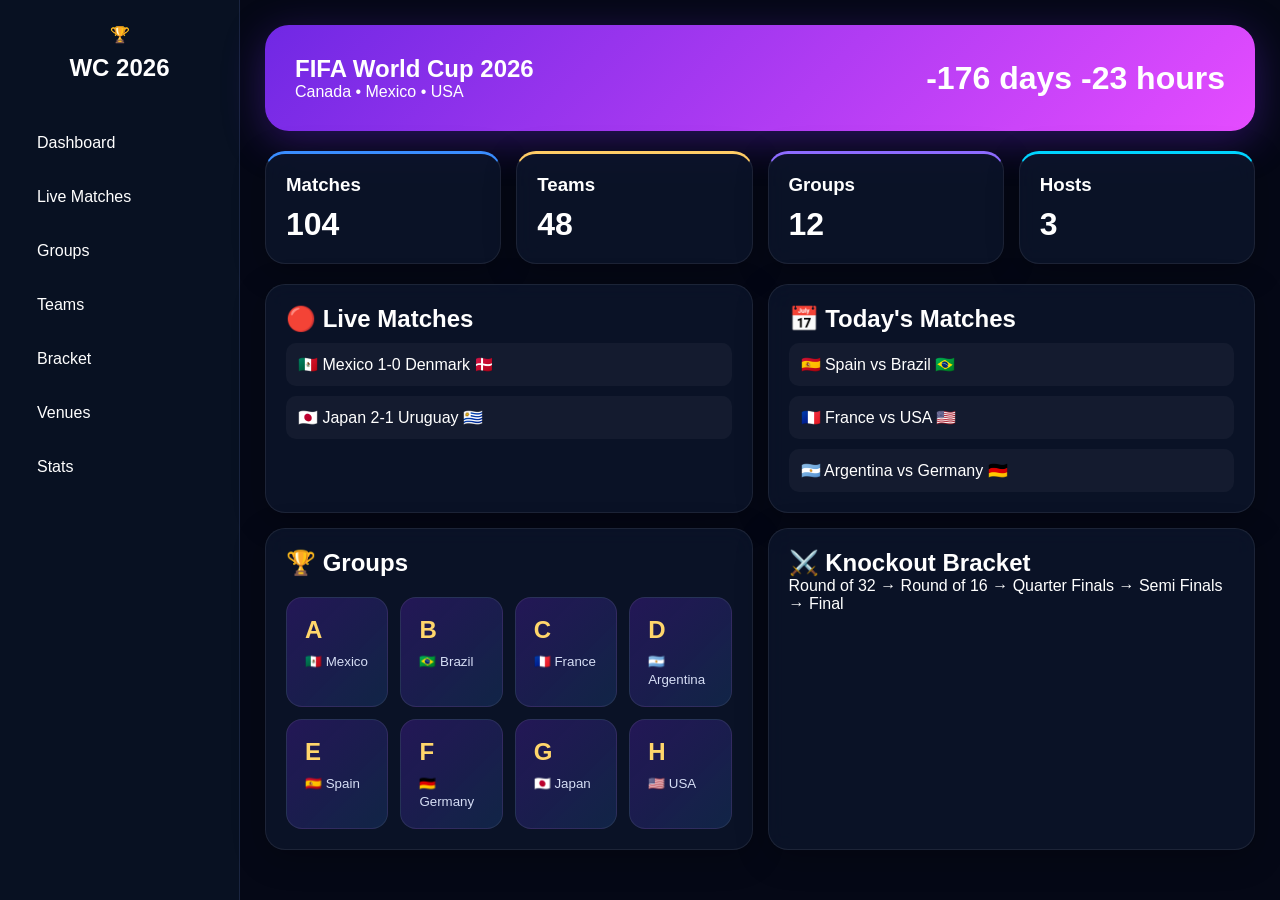
<file: backup-v1/index.html>
<!DOCTYPE html>
<html lang="en">
<head>
  <meta charset="UTF-8">
  <meta name="viewport" content="width=device-width, initial-scale=1.0">
  <title>World Cup 2026 Dashboard</title>
  <link rel="stylesheet" href="style.css">
</head>
<body>

<div class="app">

  <aside class="sidebar">
    <div class="logo">
      🏆
      <h2>WC 2026</h2>
    </div>

    <nav>
      <a href="#">Dashboard</a>
      <a href="#">Live Matches</a>
      <a href="#">Groups</a>
      <a href="#">Teams</a>
      <a href="#">Bracket</a>
      <a href="#">Venues</a>
      <a href="#">Stats</a>
    </nav>
  </aside>

  <main>

    <section class="hero">
      <div>
        <h1>FIFA World Cup 2026</h1>
        <p>Canada • Mexico • USA</p>
      </div>

      <div id="countdown"></div>
    </section>

    <section class="stats">

      <div class="card stat-card">
        <h3>Matches</h3>
        <span>104</span>
      </div>

      <div class="card stat-card">
        <h3>Teams</h3>
        <span>48</span>
      </div>

      <div class="card stat-card">
        <h3>Groups</h3>
        <span>12</span>
      </div>

      <div class="card stat-card">
        <h3>Hosts</h3>
        <span>3</span>
      </div>

    </section>

    <section class="grid">

      <div class="card">
        <h2>🔴 Live Matches</h2>

        <div class="match">
          🇲🇽 Mexico 1-0 Denmark 🇩🇰
        </div>

        <div class="match">
          🇯🇵 Japan 2-1 Uruguay 🇺🇾
        </div>

      </div>

      <div class="card">
        <h2>📅 Today's Matches</h2>

        <div class="match">
          🇪🇸 Spain vs Brazil 🇧🇷
        </div>

        <div class="match">
          🇫🇷 France vs USA 🇺🇸
        </div>

        <div class="match">
          🇦🇷 Argentina vs Germany 🇩🇪
        </div>

      </div>

      <div class="card groups-card">

  <h2>🏆 Groups</h2>

  <div class="groups-grid">

    <div class="group-tile">
      <span>A</span>
      <small>🇲🇽 Mexico</small>
    </div>

    <div class="group-tile">
      <span>B</span>
      <small>🇧🇷 Brazil</small>
    </div>

    <div class="group-tile">
      <span>C</span>
      <small>🇫🇷 France</small>
    </div>

    <div class="group-tile">
      <span>D</span>
      <small>🇦🇷 Argentina</small>
    </div>

    <div class="group-tile">
      <span>E</span>
      <small>🇪🇸 Spain</small>
    </div>

    <div class="group-tile">
      <span>F</span>
      <small>🇩🇪 Germany</small>
    </div>

    <div class="group-tile">
      <span>G</span>
      <small>🇯🇵 Japan</small>
    </div>

    <div class="group-tile">
      <span>H</span>
      <small>🇺🇸 USA</small>
    </div>

  </div>

</div>

      <div class="card">
        <h2>⚔️ Knockout Bracket</h2>

        <p>
          Round of 32 → Round of 16 → Quarter Finals
          → Semi Finals → Final
        </p>
      </div>

    </section>

  </main>

</div>

<script src="app.js"></script>

</body>
</html>
</file>
<file: backup-v1/style.css>
* {
  margin: 0;
  padding: 0;
  box-sizing: border-box;
}

body {
  background: #050816;
  color: white;
  font-family: Segoe UI, sans-serif;
}

.app {
  display: flex;
  min-height: 100vh;
}

.sidebar {
  width: 240px;
  background: #081122;
  border-right: 1px solid #1a2540;
  padding: 25px;
}

.logo {
  text-align: center;
  margin-bottom: 40px;
}

.logo h2 {
  margin-top: 10px;
}

nav {
  display: flex;
  flex-direction: column;
  gap: 12px;
}

nav a {
  color: white;
  text-decoration: none;
  padding: 12px;
  border-radius: 10px;
}

nav a:hover {
  background: rgba(255,255,255,0.08);
}

main {
  flex: 1;
  padding: 25px;
}

.hero {
  display: flex;
  justify-content: space-between;
  align-items: center;

  padding: 30px;

  border-radius: 24px;

  margin-bottom: 20px;

  background:
    linear-gradient(
      135deg,
      #7028e4 0%,
      #e54cff 50%,
      #3a8dff 100%
    );

  background-size: 200% 200%;

  animation:
    gradientMove 12s ease infinite;

  box-shadow:
    0 10px 40px rgba(112,40,228,0.35);
}

#countdown {
  font-size: 2rem;
  font-weight: bold;
}

.stats {
  display: grid;
  grid-template-columns:
    repeat(4,1fr);

  gap: 15px;

  margin-bottom: 20px;
}

.card {
  background: rgba(14, 24, 46, 0.7);

  backdrop-filter: blur(12px);

  border: 1px solid rgba(255,255,255,0.08);

  border-radius: 20px;

  padding: 20px;

  box-shadow:
    0 8px 32px rgba(0,0,0,0.25);

  transition: all 0.3s ease;
}

.card:hover {
  transform: translateY(-3px);

  border-color:
    rgba(120,100,255,0.4);
}

.stat-card span {
  display: block;

  margin-top: 10px;

  font-size: 2rem;
  font-weight: bold;
}

.grid {
  display: grid;

  grid-template-columns:
    repeat(2,1fr);

  gap: 15px;
}

.match {
  padding: 12px;
  margin-top: 10px;

  background:
    rgba(255,255,255,0.04);

  border-radius: 10px;
}

table {
  width: 100%;
  margin-top: 15px;
}

th,
td {
  padding: 8px;
  text-align: left;
}

th {
  color: #8ea3d6;
}

@media (max-width: 1000px) {

  .sidebar {
    display: none;
  }

  .stats {
    grid-template-columns:
      repeat(2,1fr);
  }

  .grid {
    grid-template-columns: 1fr;
  }

}

@keyframes gradientMove {

  0% {
    background-position: 0% 50%;
  }

  50% {
    background-position: 100% 50%;
  }

  100% {
    background-position: 0% 50%;
  }
}
.groups-grid {

  margin-top: 20px;

  display: grid;

  grid-template-columns:
    repeat(4,1fr);

  gap: 12px;
}

.group-tile {

  padding: 18px;

  border-radius: 16px;

  background:
    linear-gradient(
      135deg,
      rgba(112,40,228,0.25),
      rgba(58,141,255,0.15)
    );

  border:
    1px solid rgba(255,255,255,0.08);

  transition:
    all 0.25s ease;

  cursor: pointer;
}

.group-tile:hover {

  transform:
    translateY(-4px);

  box-shadow:
    0 10px 25px rgba(112,40,228,0.25);
}

.group-tile span {

  display: block;

  font-size: 1.5rem;

  font-weight: 700;

  color: #ffd66b;

  margin-bottom: 8px;
}

.group-tile small {

  color: #d6def5;
}
.stats .card:nth-child(1) {
  border-top: 3px solid #3a8dff;
}

.stats .card:nth-child(2) {
  border-top: 3px solid #ffcc66;
}

.stats .card:nth-child(3) {
  border-top: 3px solid #8d6bff;
}

.stats .card:nth-child(4) {
  border-top: 3px solid #00d4ff;
}
</file>
